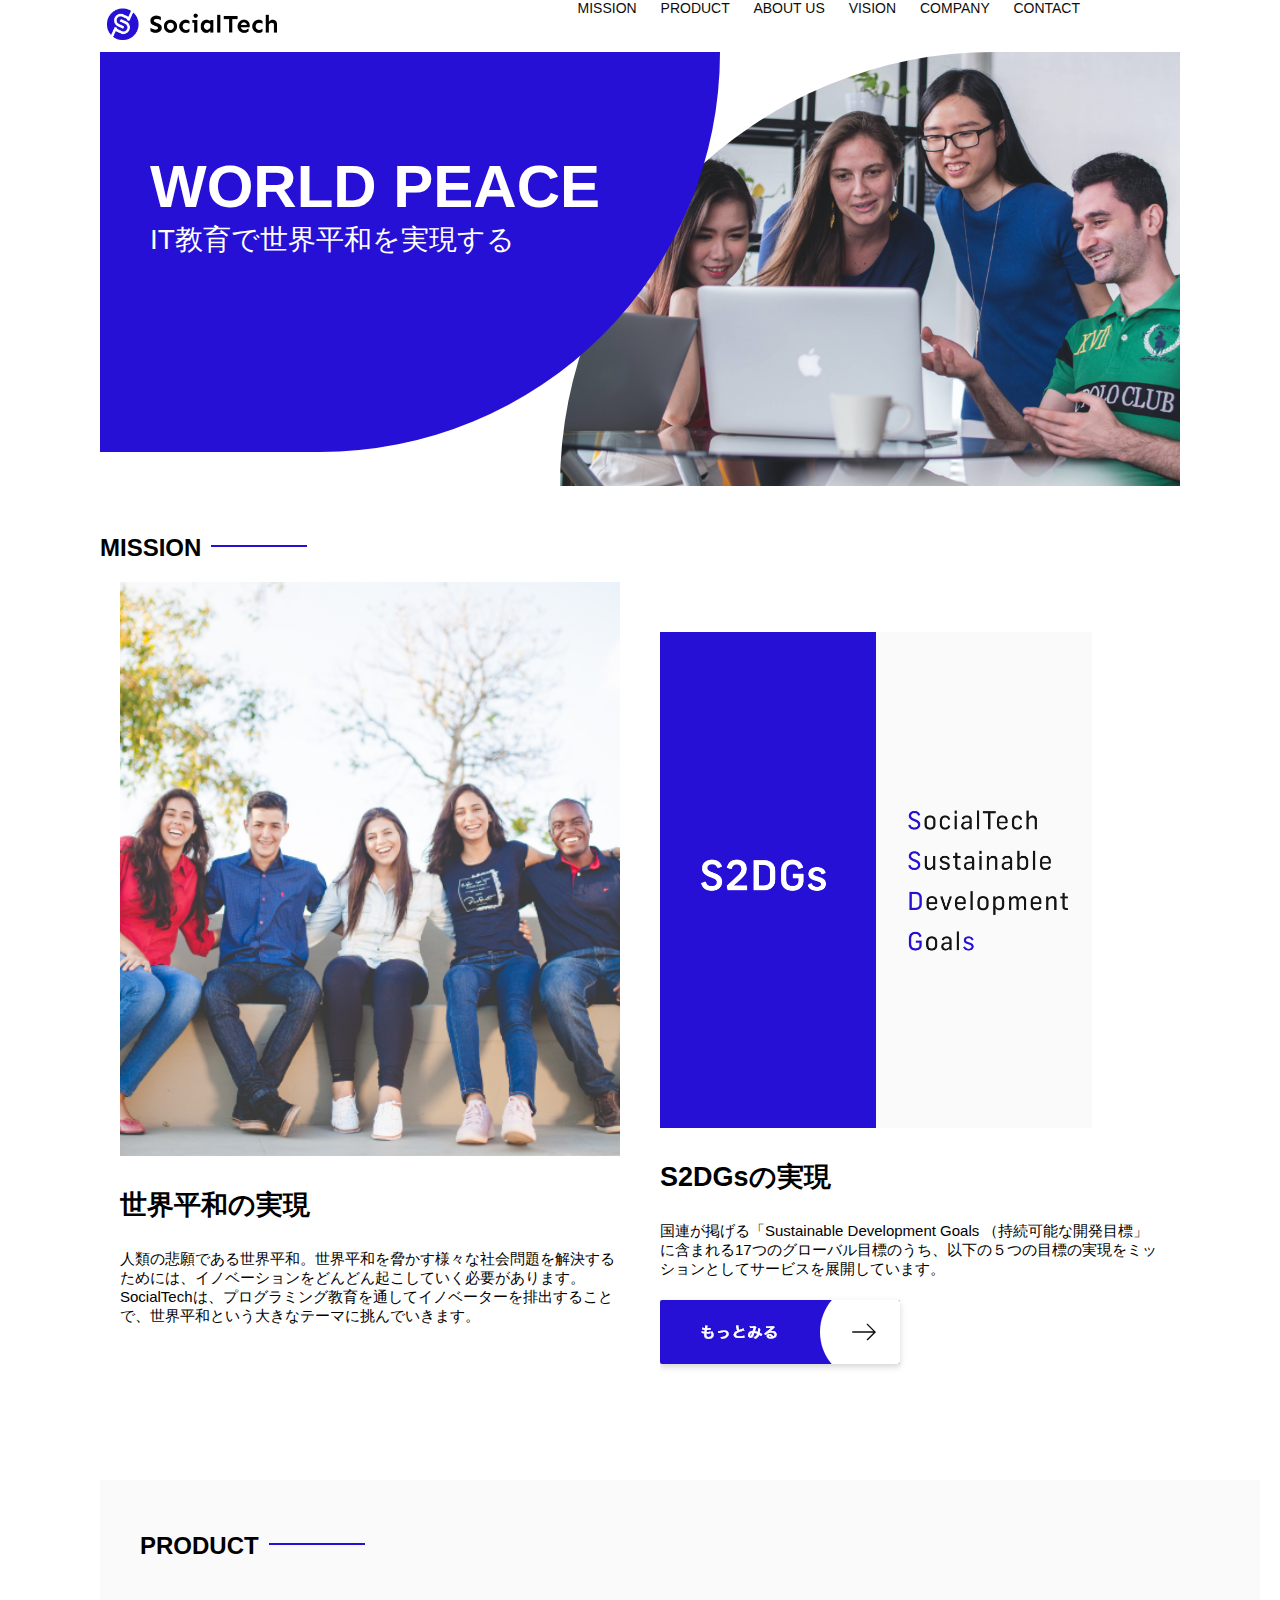
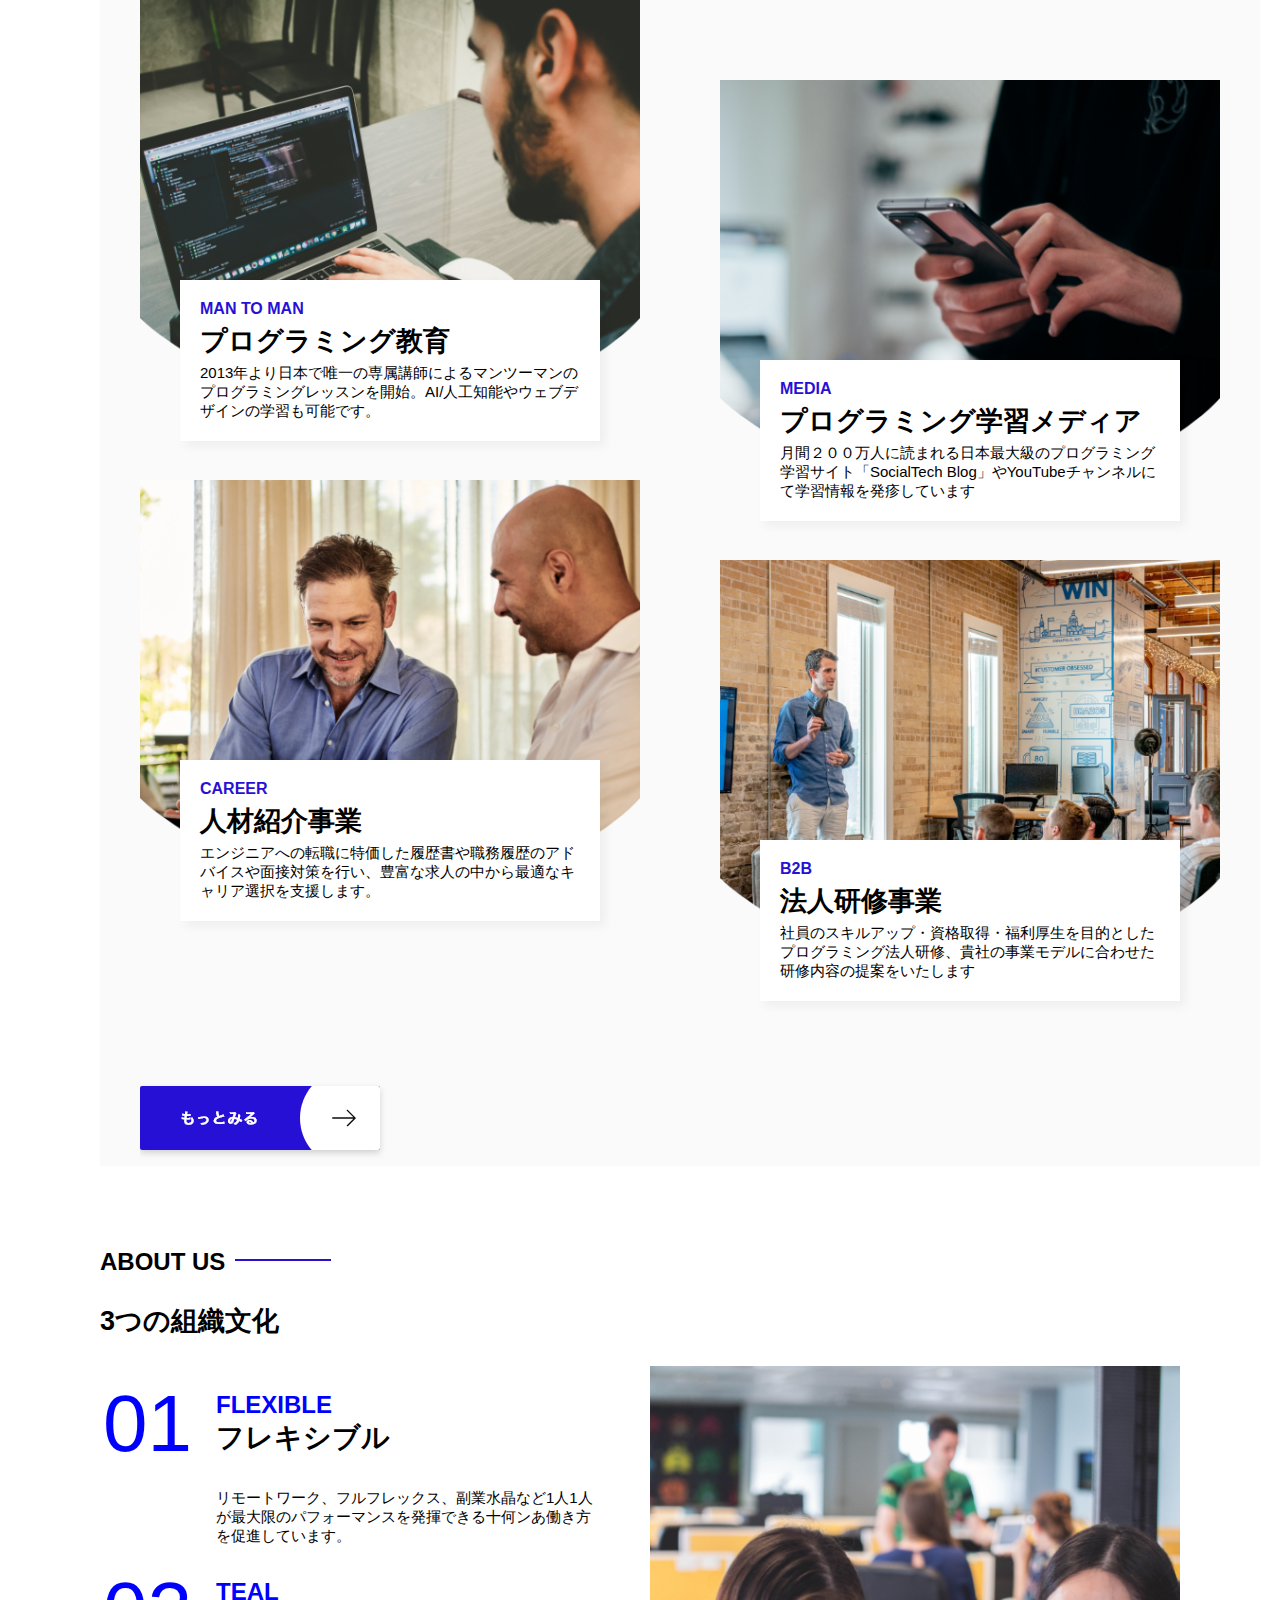
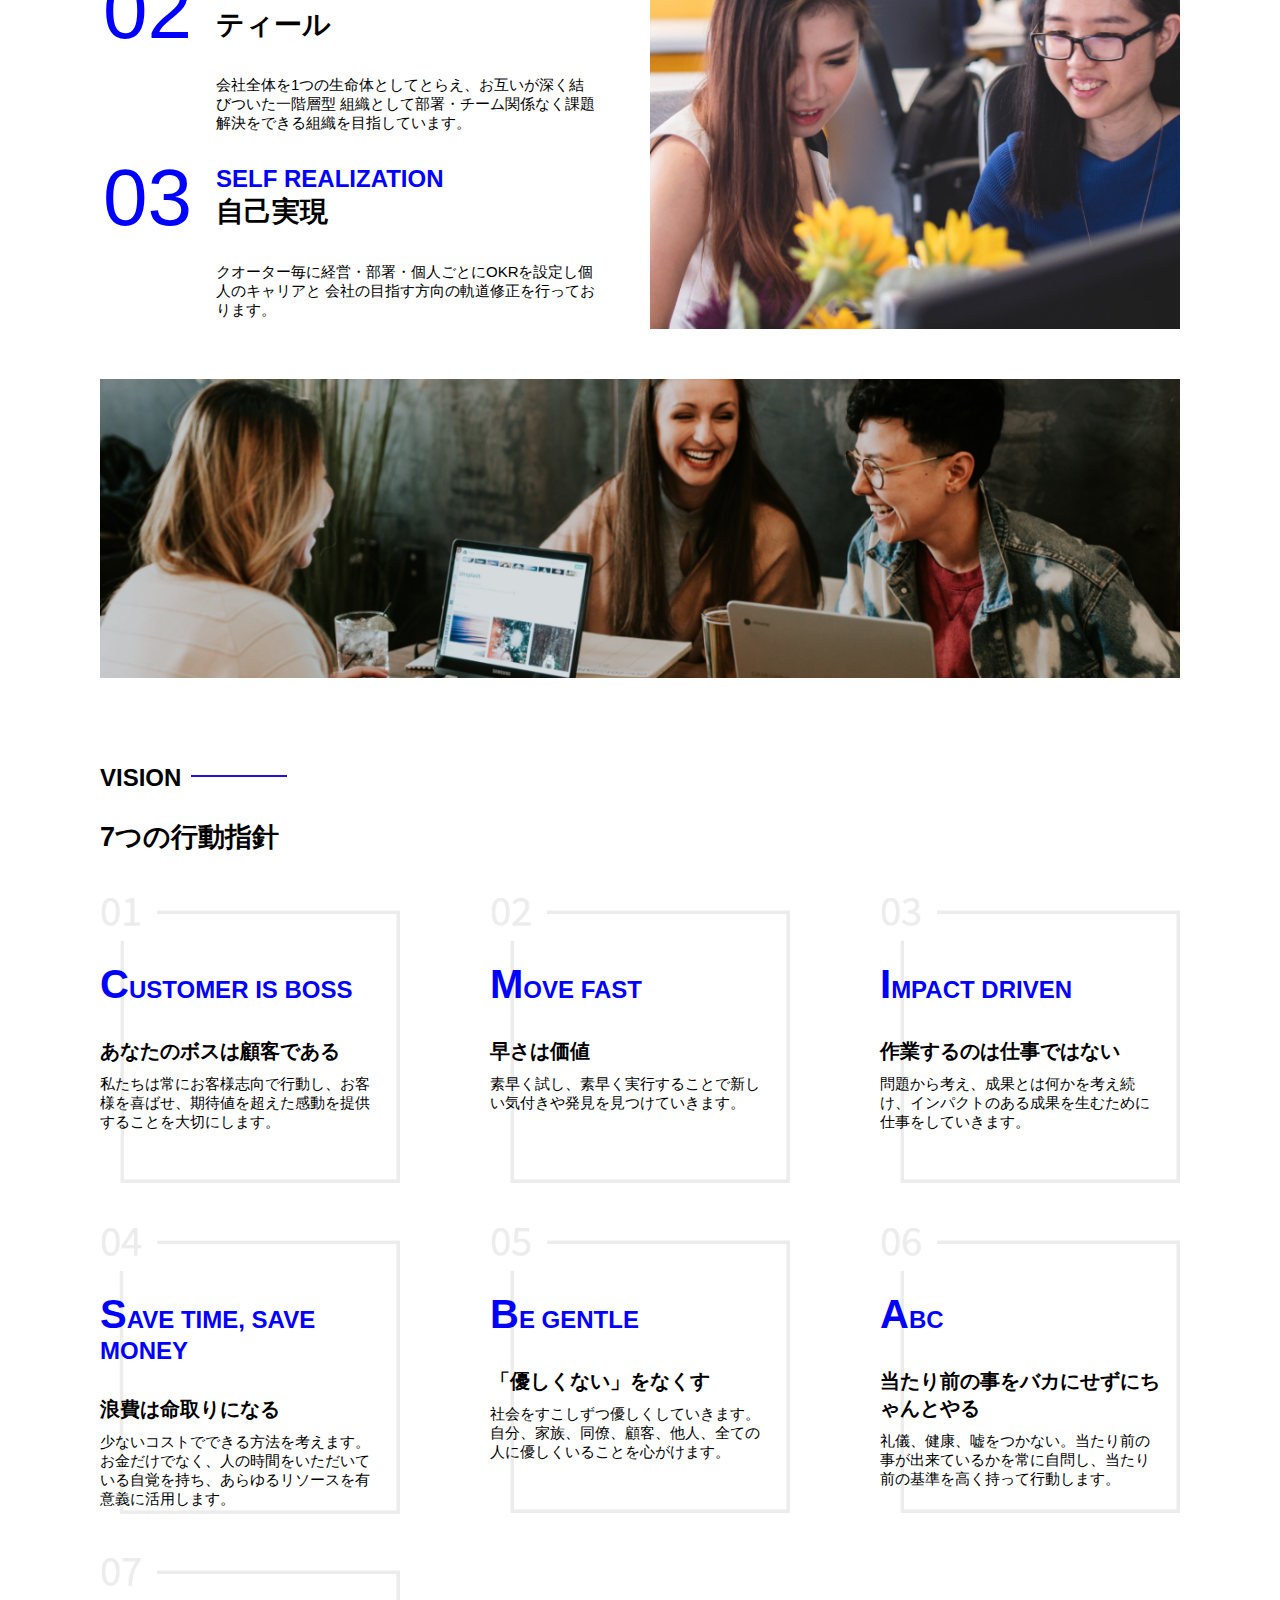
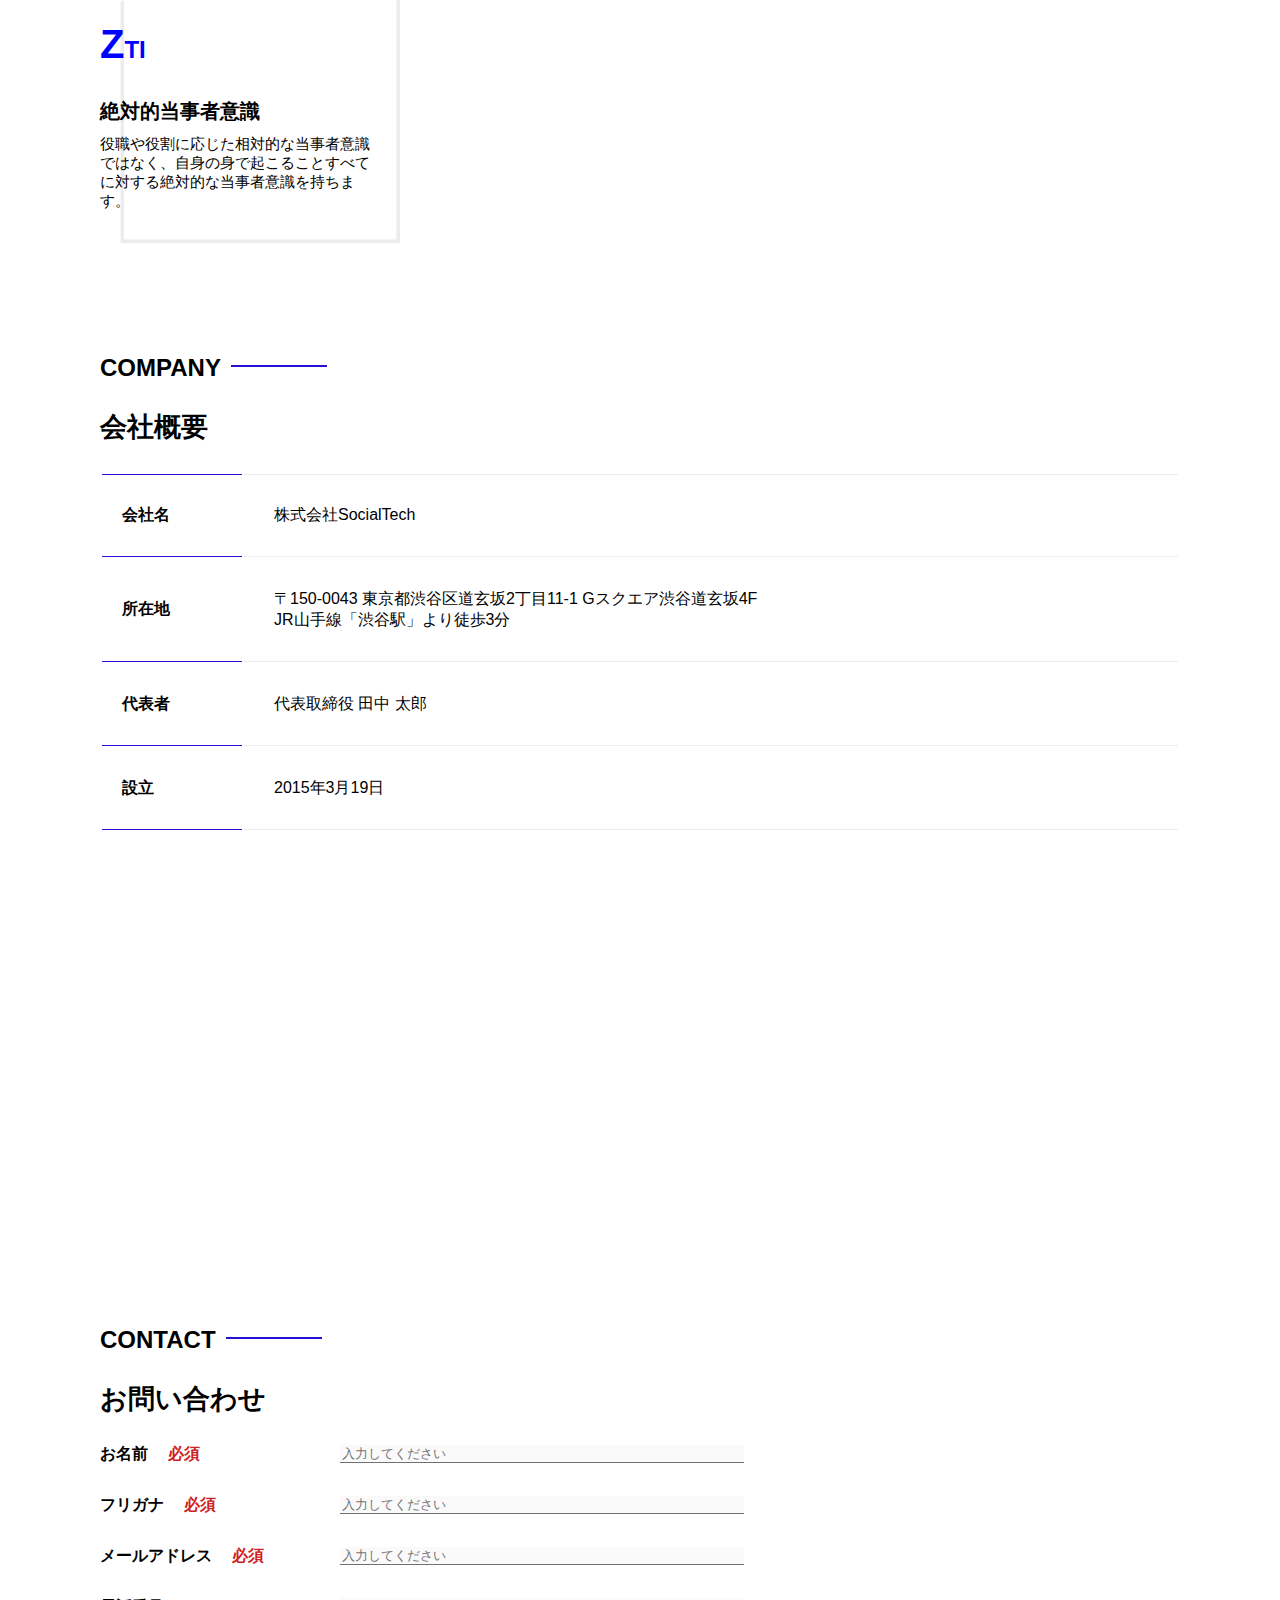
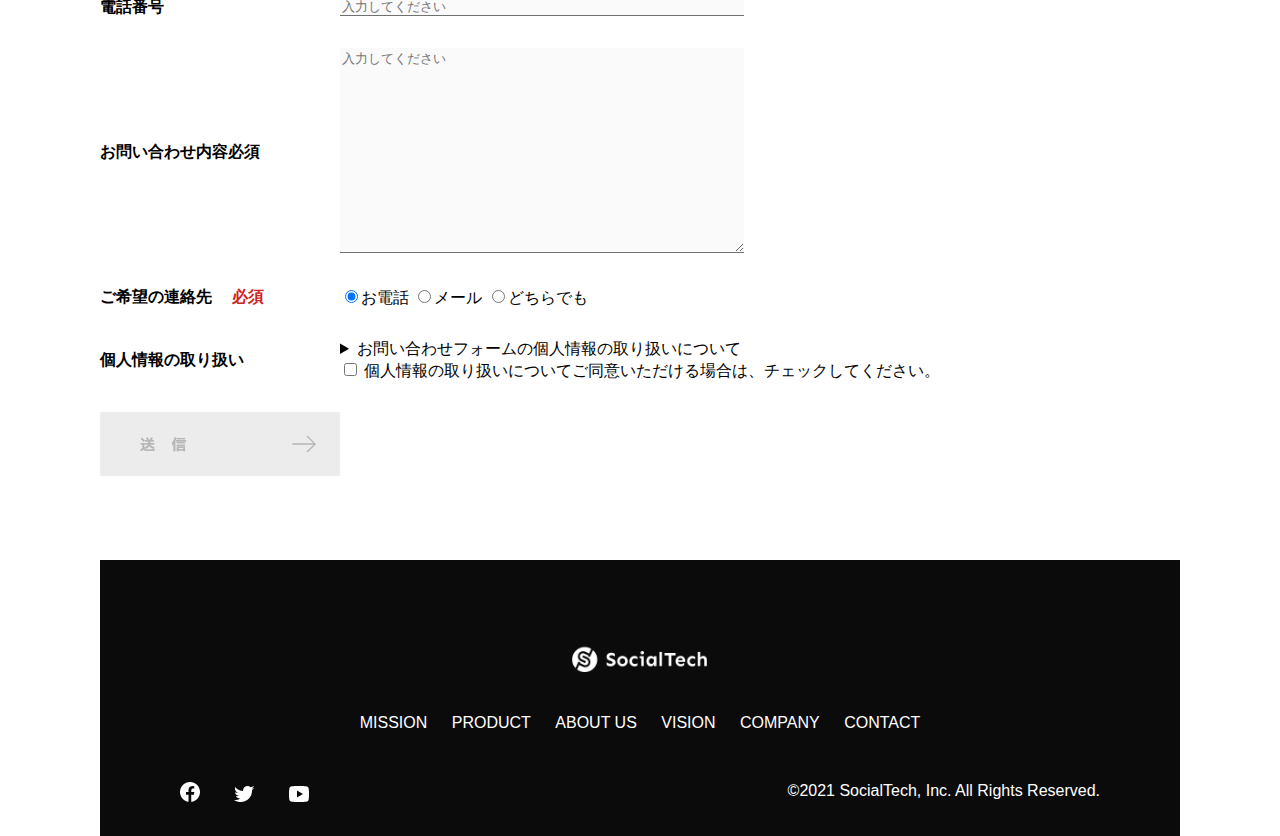
<file: index.html>
<!DOCTYPE html>
<html>
  <head>
    <title>SocialTech</title>
    <meta charset="utf-8">
    <meta name="description" content="SocialTechはEdTech業界のリーディングカンパニーを目指します。">
    <meta name="viewport" content="width=device-width, initial-scale=1.0">
    <meta name="twitter:card" content="summary_large_image"/>
    <meta name="twitter:site" content="@fI1221SILzfbaog"/>
    <meta property="og:url" content="https://shkbaystars.github.io/socialtech/">
    <meta poperty="og:title" content="インデックス"/>
    <meta property="og:decription" content="説明文"/>
    <meta property="og:image" content="https://shkbaystars.github.io/socialtech/images/Logo.png"/>
    <link rel="stylesheet" href="style.css">
  </head>
  <body>
    <header>
      <a href="index.html" id="logo"><img src="images/logo.png" alt="トップページに戻る"></a>
      <nav id="nav-pc">
        <a href="mission.html">MISSION</a>
        <a href="product.html">PRODUCT</a>
        <a href="index.html#aboutus">ABOUT US</a>
        <a href="index.html#vision">VISION</a>
        <a href="index.html#company">COMPANY</a>
        <a href="index.html#contact">CONTACT</a>
      </nav>
      <!-- PC用ナビゲーション -->
      <img id="menu-sp" src="images/button-menu.png" alt="ナビゲーションを開く" onclick="document.getElementById('nav-sp').style.display = 'block'">

      <!-- スマホ用ナビゲーション -->
      <nav id="nav-sp">
        <img id="close" src="images/button-close.png" alt="ナビゲーションを閉じる" onclick="document.getElementById('nav-sp').style.display = 'none'">
        <a id="logo-sp" href="index.html" onclick="document.getElementById('nav-sp').style.display = 'none'"><img
          src="images/logo-sp.png" alt="トップページに戻る"></a>
      <a class="menu" href="mission.html" onclick="document.getElementById('nav-sp').style.display = 'none'">MISSION</a>
      <a class="menu" href="product.html" onclick="document.getElementById('nav-sp').style.display = 'none'">PRODUCT</a>
      <a class="menu" href="index.html#aboutus" onclick="document.getElementById('nav-sp').style.display = 'none'">ABOUT
        US</a>
      <a class="menu" href="index.html#vision"
        onclick="document.getElementById('nav-sp').style.display = 'none'">VISION</a>
      <a class="menu" href="index.html#company"
        onclick="document.getElementById('nav-sp').style.display = 'none'">COMPANY</a>
      <a class="menu" href="index.html#contact"
        onclick="document.getElementById('nav-sp').style.display = 'none'">CONTACT</a>
      <div id="sns">
        <a href="https://www.facebook.com/sejuku2013"><img src="images/button-facebook.png" alt="Facebookのリンク"></a>
        <a href="https://twitter.com/samuraijuku"><img src="images/button-twitter.png" alt="Twitterのリンク"></a>
        <a href="https://www.youtube.com/channel/UCCFOQO5aDK0xXam4cUQXT8g"><img src="images/button-youtube.png" alt="YouTubeのリンク"></a>
      </div>
      </nav>
    </header>
    <main>
      <article>
        <!-- メインビジュアル -->
        <section id="main-visual">
          <div id="main-message">
            <h1>WORLD PEACE</h1>
            <p>IT教育で世界平和を実現する</p>
          </div>
          <img src="images/index/index-main.png" alt="PCの周りに集まる多国籍の仲間たち">
        </section>
        <section id="mission">
          <h2 class="index-h2">MISSION</h2>
          <div id="mission-flex">
            <div>
              <img id="mission-photo" src="images/index/index-mission.png" alt="屋外のベンチで写真を撮影する多国籍の仲間たち">
              <h3>世界平和の実現</h3>
              <p>
                人類の悲願である世界平和。世界平和を脅かす様々な社会問題を解決するためには、イノベーションをどんどん起こしていく必要があります。SocialTechは、プログラミング教育を通してイノベーターを排出することで、世界平和という大きなテーマに挑んでいきます。
              </p>
            </div>
            <div>
              <img id="s2dgs" src="images/index/s2dgs.png" alt="S2DGs">
              <h3>S2DGsの実現</h3>
              <p>国連が掲げる「Sustainable Development Goals （持続可能な開発目標」に含まれる17つのグローバル目標のうち、以下の５つの目標の実現をミッションとしてサービスを展開しています。</p>
              <a href="mission.html">
                <img src="images/button-more.png" alt="もっとみる">
              </a>
            </div>
          </div>
        </section>

        <section id="product">
          <h2 class="index-h2">PRODUCT</h2>
          <div>
            <div id="product-left">
              <div>
                <img src="images/index/index-mantoman.png" alt="PCでコードを書く男性" class="product-photo">
                <div class="product-explain">
                  <span>MAN TO MAN</span>
                  <h3>プログラミング教育</h3>
                  <p>2013年より日本で唯一の専属講師によるマンツーマンのプログラミングレッスンを開始。AI/人工知能やウェブデザインの学習も可能です。</p>
                </div>
              </div>
              <div>
                <img class="product-photo" src="images/index/index-career.png" alt="笑顔で話し合う２人の男性">
                <div class="product-explain">
                  <span>CAREER</span>
                  <h3>人材紹介事業</h3>
                  <p>エンジニアへの転職に特価した履歴書や職務履歴のアドバイスや面接対策を行い、豊富な求人の中から最適なキャリア選択を支援します。</p>
                </div>
              </div>
            </div>
            <div id="product-right">
              <div>
                <img class="product-photo" src="images/index/index-media.png" alt="スマートフォンを操作する人">
                <div class="product-explain">
                  <span>MEDIA</span>
                  <h3>プログラミング学習メディア</h3>
                  <p>月間２００万人に読まれる日本最大級のプログラミング学習サイト「SocialTech Blog」やYouTubeチャンネルにて学習情報を発疹しています</p>
                </div>
              </div>
              <div>
                <img class="product-photo" src="images/index/index-b2b.png" alt="講義中の男性とそれを聞く人">
                <div class="product-explain">
                  <span>B2B</span>
                  <h3>法人研修事業</h3>
                  <p>社員のスキルアップ・資格取得・福利厚生を目的としたプログラミング法人研修、貴社の事業モデルに合わせた研修内容の提案をいたします</p>
                </div>
              </div>
            </div>
          </div>
          <div>
            <a id="product-more" href="product.html">
              <img src="images/button-more.png" alt="もっとみる">
            </a>
          </div>
        </section>

        <!-- ABOUT US -->
        <section id="aboutus">
          <h2 class="index-h2">ABOUT US</h2>
          <h3>3つの組織文化</h3>
          <div>
            <table class="culture-table">
              <tr>
                <td>
                  <span class="culture-num">01</span>
                </td>
                <td>
                  <span class="culture-en">FLEXIBLE</span>
                  <span class="culture-jp">フレキシブル</span>
                </td>
              </tr>
              <tr>
                <td>
                  <!-- 空のセル -->
                </td>
                <td>
                  <p class="culture-description">
                    リモートワーク、フルフレックス、副業水晶など1人1人が最大限のパフォーマンスを発揮できる十何ンあ働き方を促進しています。
                  </p>
                </td>
              </tr>
              <tr>
                <td>
                  <span class="culture-num">02</span>
                </td>
                <td>
                  <span class="culture-en">TEAL</span>
                  <span class="culture-jp">ティール</span>
                </td>
              </tr>
              <tr>
                <td>
                  <!-- 空のセル -->
                </td>
                <td>
                  <p class="culture-description">
                    会社全体を1つの生命体としてとらえ、お互いが深く結びついた一階層型
                    組織として部署・チーム関係なく課題解決をできる組織を目指しています。
                  </p>
                </td>
              </tr>
              <tr>
                <td>
                  <span class="culture-num">03</span>
                </td>
                <td>
                  <span class="culture-en">SELF REALIZATION</span>
                  <span class="culture-jp">自己実現</span>
                </td>
              </tr>
              <tr>
                <td>
                  <!-- 空のセル -->
                </td>
                <td>
                  <p class="culture-description">
                    クオーター毎に経営・部署・個人ごとにOKRを設定し個人のキャリアと
                    会社の目指す方向の軌道修正を行っております。
                  </p>
                </td>
              </tr>
            </table>
            <img class="culture-img" src="images/index/index-aboutus1.png" alt="笑顔で話し合う2人の女性">
          </div>
          <img class="culture-img2" src="images/index/index-aboutus2.png" alt="笑顔で話し合う3人の男女">
        </section>
        <section id="vision">
          <h2 class="index-h2">VISION</h2>
          <h3>7つの行動指針</h3>
          <div>
            <div class="vision-box">
              <img src="images/index/vision-01.png" alt="01">
              <span>
                <h4>CUSTOMER IS BOSS</h4>
                <h5>あなたのボスは顧客である</h5>
                <p>私たちは常にお客様志向で行動し、お客様を喜ばせ、期待値を超えた感動を提供することを大切にします。</p>
              </span>
            </div>
           <div class="vision-box">
            <img src="images/index/vision-02.png" alt="02">
            <span>
              <h4>MOVE FAST</h4>
              <h5>早さは価値</h5>
              <p>素早く試し、素早く実行することで新しい気付きや発見を見つけていきます。</p>
            </span>
          </div>
          <div class="vision-box">
            <img src="images/index/vision-03.png" alt="03">
            <span>
              <h4>IMPACT DRIVEN</h4>
              <h5>作業するのは仕事ではない</h5>
              <p>問題から考え、成果とは何かを考え続け、インパクトのある成果を生むために仕事をしていきます。</p>
            </span>
          </div>
          <div class="vision-box">
            <img src="images/index//vision-04.png" alt="04">
            <span>
              <h4>SAVE TIME, SAVE MONEY</h4>
              <h5>浪費は命取りになる</h5>
              <p>少ないコストでできる方法を考えます。お金だけでなく、人の時間をいただいている自覚を持ち、あらゆるリソースを有意義に活用します。</p>
            </span>
          </div>
          <div class="vision-box">
            <img src="images/index/vision-05.png" alt="05">
            <span>
              <h4>BE GENTLE</h4>
              <h5>「優しくない」をなくす</h5>
              <p>社会をすこしずつ優しくしていきます。自分、家族、同僚、顧客、他人、全ての人に優しくいることを心がけます。</p>
            </span>
          </div>
          <div class="vision-box">
            <img src="images/index/vision-06.png" alt="06">
            <span>
              <h4>ABC</h4>
              <h5>当たり前の事をバカにせずにちゃんとやる</h5>
              <p>礼儀、健康、嘘をつかない。当たり前の事が出来ているかを常に自問し、当たり前の基準を高く持って行動します。</p>
            </span>
          </div>
          <div class="vision-box">
            <img src="images/index/vision-07.png" alt="07">
            <span>
              <h4>ZTI</h4>
              <h5>絶対的当事者意識</h5>
              <p>役職や役割に応じた相対的な当事者意識ではなく、自身の身で起こることすべてに対する絶対的な当事者意識を持ちます。</p>
            </span>
          </div>
          </div>
        </section>

        <!-- COMPANY -->
        <section id="company">
          <h2 class="index-h2">COMPANY</h2>
          <h3>会社概要</h3>
          <table id="company-table">
            <tr>
              <th class="tableheader-first">会社名</th>
              <td class="cell-first">株式会社SocialTech</td>
            </tr>
            <tr>
              <th class="tableheader">所在地</th>
              <td class="cell">〒150-0043 東京都渋谷区道玄坂2丁目11-1 Gスクエア渋谷道玄坂4F<br>JR山手線「渋谷駅」より徒歩3分</td>
            </tr>
            <tr>
              <th class="tableheader">代表者</th>
              <td class="cell">代表取締役 田中 太郎</td>
            </tr>
            <tr>
              <th class="tableheader">設立</th>
              <td class="cell">2015年3月19日</td>
            </tr>
          </table>
          <iframe
            src="https://www.google.com/maps/embed?pb=!1m18!1m12!1m3!1d3241.7759544892483!2d139.69399665123464!3d35.65789123876098!2m3!1f0!2f0!3f0!3m2!1i1024!2i768!4f13.1!3m3!1m2!1s0x60188caa0042e8d1%3A0xba130bea826a7aa2!2z44CSMTUwLTAwNDMg5p2x5Lqs6YO95riL6LC35Yy66YGT546E5Z2C77yS5LiB55uu77yR77yR4oiS77yR!5e0!3m2!1sja!2sjp!4v1636872991912!5m2!1sja!2sjp"
            style="border:0;" allowfullscreen="" loading="lazy">
          </iframe>
        </section>

        <!-- お問い合わせフォーム -->
        <section id="contact">
          <h2 class="index-h2">CONTACT</h2>
          <h3>お問い合わせ</h3>
          <form action="https://api.staticforms.xyz/submit" method="post">
            <input type="text" name="honeypot" style="display:none">
            <input type="hidden" name="accessKey" value="5fd14eda-ef9c-4651-8c1a-f674765d36c9">
            <input type="hidden" name="subject" value="お問い合わせフォーム" />
            <input type="hidden" name="replyTo" value="shkbaystars@yahoo.co.jp">
            <input type="hidden" name="redirectTo" value="">
            <div>
              <div class="contact-heading">
                <label class="contact-label">お名前<span class="contact-span">必須</span></label>
              </div>
              <div class="contact-form">
                <input type="text" name="name" placeholder="入力してください" class="contact-textbox">
              </div>
            </div>
            <div>
              <div class="contact-heading">
                <label class="contact-label">フリガナ<span class="contact-span">必須</span></label>
              </div>
              <div>
                <input type="text" name="hurigana" placeholder="入力してください" class="contact-textbox">
              </div>
            </div>
            <div>
              <div class="contact-heading">
                <label class="contact-label">メールアドレス<span class="contact-span">必須</span></label>
              </div>
              <div>
                <input type="text" name="email" placeholder="入力してください" class="contact-textbox">
              </div>
            </div>
            <div>
              <div class="contact-heading">
                <label class="contact-label">電話番号</label>
              </div>
              <div>
                <input type="text" name="tel" placeholder="入力してください" class="contact-textbox">
              </div>
            </div>
            <div>
              <div class="contact-heading">
                <label class="contact-label">お問い合わせ内容<span class1="contact-span">必須</span></label>
              </div>
              <div>
                <textarea class="contact-textarea" placeholder="入力してください" name="message"></textarea>
              </div>
            </div>
            <div>
              <div class="contact-heading">
                <label class="contact-label">ご希望の連絡先<span class="contact-span">必須</span></label>
              </div>
              <div>
                <input class="radiobutton" type="radio" value="tel" name="contact" checked><label>お電話</label>
                <input class="radiobutton" type="radio" value="mail" name="contact"><label>メール</label>
                <input class="radiobutton" type="radio" value="both" name="contact"><label>どちらでも</label>
              </div>
            </div>
            <div>
              <div class="contact-heading">
                <label class="contact-label">個人情報の取り扱い</label>
              </div>
              <div>
                <details>
                  <summary>お問い合わせフォームの個人情報の取り扱いについて</summary>
                  <div>
                    <span>１．組織の名称又は氏名</span><br>
                    株式会社SocialTech<br><br>
                    <span>２．個人情報保護管理者（若しくはその代理人）の氏名又は職名、所属及び連絡先
                      鈴木 一郎 コーポレート部</span><br>
                    メールアドレス：support@socialtech.net<br>
                    TEL：03-xxxx-xxxx<br>
                    <span>３．個人情報の利用目的</span><br>
                    ・本サービス及び本サービスに関連する情報の提供又はそれらに関する連絡のため<br>
                    ・ユーザーの本人確認のため<br>
                    ・当社サービスのご案内のため<br>
                    ・当社の商品等の広告または宣伝（電子メールによるものを含むものとします。）<br><br>
                    <span>４．個人情報の取り扱い業務の委託</span><br>
                    個人情報の取扱業務の全部または一部を外部に業務委託する場合があります。<br>
                    その際、弊社は、個人情報を適切に保護できる管理体制を敷き実行していることを条件として<br>
                    委託先を厳選したうえで、機密保持契約を委託先と締結し、お客様の個人情報を厳密に管理させます。<br><br>
                    <span>５．個人情報の開示等の請求</span><br>
                    お客様は、弊社に対してご自身の個人情報の開示等（利用目的の通知、開示、内容の訂正・追加・削除、利用の停止または消去、第三者への提供の停止）に関して、当社問合わせ窓口に申し出ることができます。<br>
                    その際、弊社はお客様ご本人を確認させていただいたうえで、合理的な期間内に対応いたします。<br><br>
                    なお、個人情報に関する弊社問合わせ先は、次の通りです。<br><br>
                    株式会社SocialTech　個人情報問合せ窓口<br>
                    〒150-0043　東京都渋谷区道玄坂2丁目11-1 Ｇスクエア渋谷道玄坂 4F<br>
                    メールアドレス：support@socialtech.net　TEL：03-xxxx-xxxx<br><br>
                    <span>６．個人情報を提供されることの任意性について</span><br><br>
                    お客様がご自身の個人情報を弊社に提供されるか否かは、お客様のご判断によりますが、もしご提供されない場合には、適切なサービスが提供できない場合がありますので予めご了承ください。
                  </div>
                </details>
                <input type="checkbox" name="agree">
                <span>個人情報の取り扱いについてご同意いただける場合は、チェックしてください。</span>
              </div>
            </div>
            <input type="image" value="Submit" src="images/button-submit.png" alt="送信する">
          </form>
        </section>
      </article>
    </main>
    <footer>
      <div id="footer-logo">
        <img src="images/logo-sp.png" alt="SocialTech">
      </div>
      <div id="footer-link">
        <a href="mission.html">MISSION</a>
        <a href="product.html">PRODUCT</a>
        <a href="index.html#aboutus">ABOUT US</a>
        <a href="index.html#vision">VISION</a>
        <a href="index.html#company">COMPANY</a>
        <a href="index.html#contact">CONTACT</a>
      </div>
      <div id="sns-footer">
        <a href="https://www.facebook.com/sejuku2013"><img src="images/button-facebook.png" alt="Facebookのリンク"></a>
        <a href="https://twitter.com/samuraijuku"><img src="images/button-twitter.png" alt="Twitterのリンク"></a>
        <a href="https://www.youtube.com/channel/UCCFOQO5aDK0xXam4cUQXT8g"><img src="images/button-youtube.png" alt="YouTubeのリンク"></a>
        <span id="copyright">&copy;2021 SocialTech, Inc. All Rights Reserved.</span>
      </div>
    </footer>
  </body>
</html>
</file>
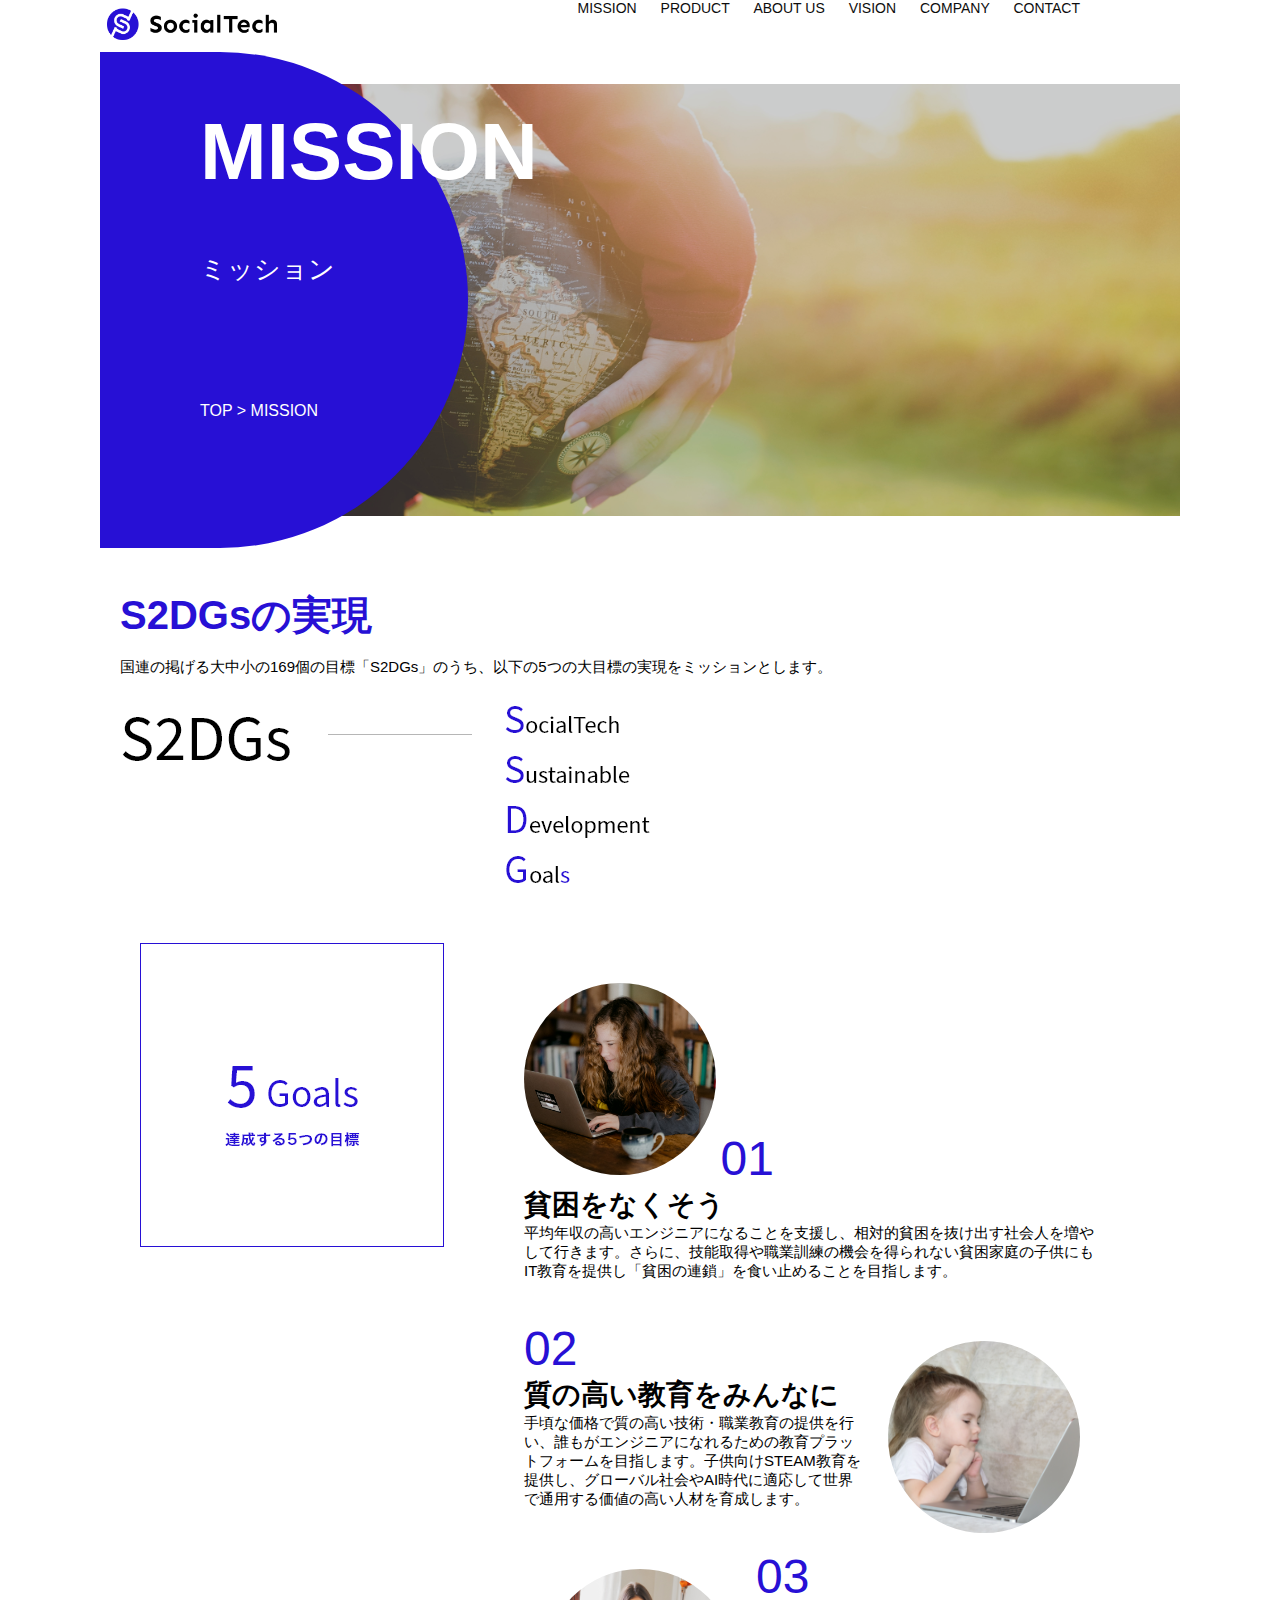
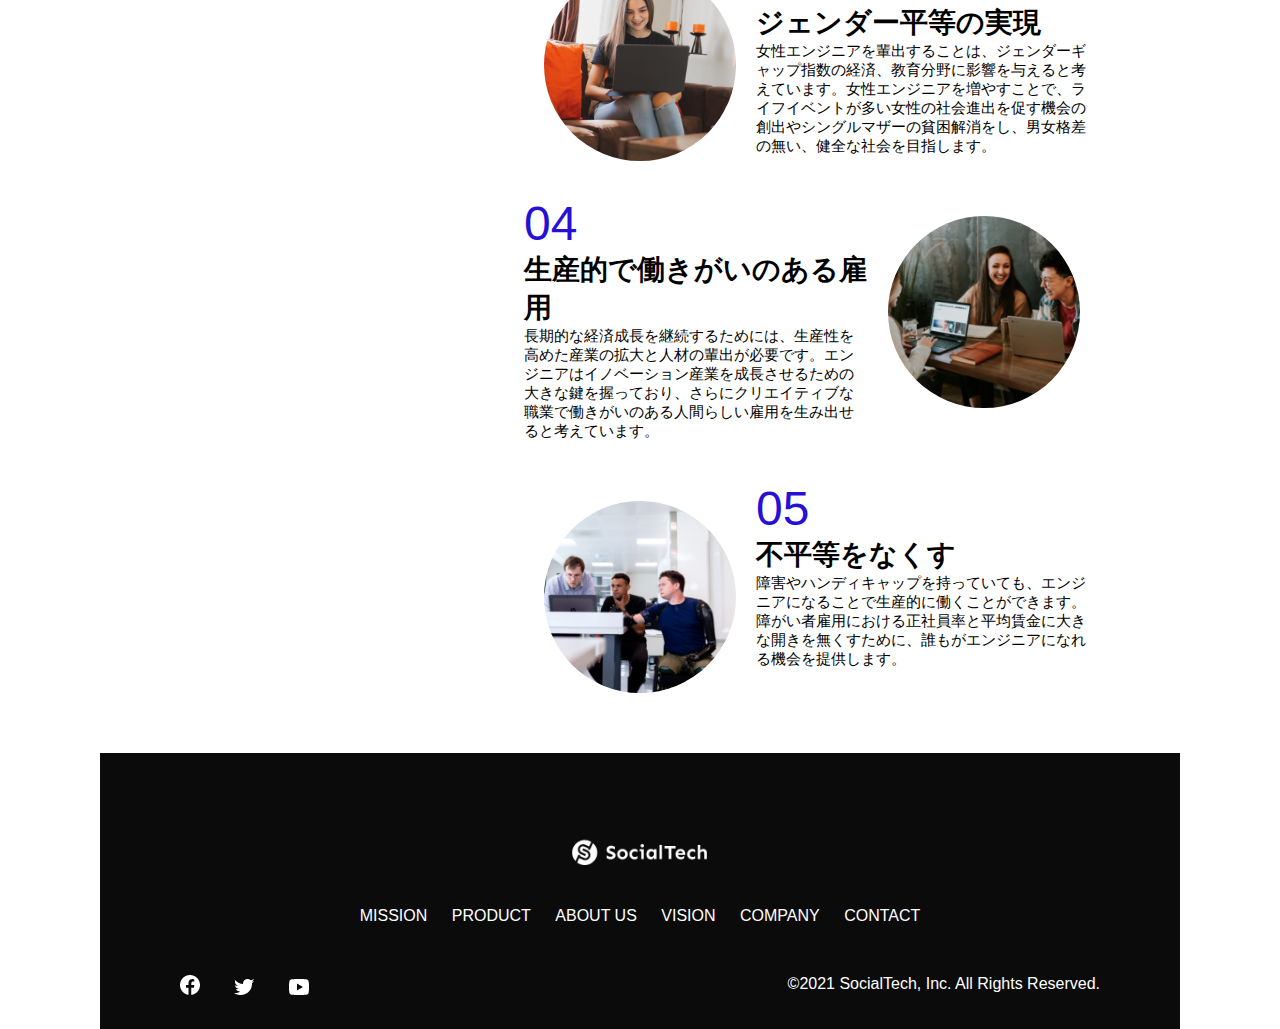
<file: mission.html>
<!DOCTYPE html>
<html>
  <head>
    <title>SocialTech - MISSION ミッション -</title>
    <meta charset="utf-8">
    <meta name="description" content="SocialTechが目指す5つの目標(S2DGs)を紹介します">
    <meta name="viewport" content="width=device-width, initial-scale=1.0">
    <link rel="stylesheet" href="style.css">
  </head>

  <body>
    <!-- ヘッダー -->
    <header>
      <!-- ロゴ -->
      <a href="index.html" id="logo"><img src="images/logo.png" alt="トップページに戻る"></a>

      <!-- PC用ナビゲーション -->
      <nav id="nav-pc">
        <a href="mission.html">MISSION</a>
        <a href="product.html">PRODUCT</a>
        <a href="index.html#aboutus">ABOUT US</a>
        <a href="index.html#vision">VISION</a>
        <a href="index.html#company">COMPANY</a>
        <a href="index.html#contact">CONTACT</a>
      </nav>

      <!--　スマホ用メニューボタン -->
      <img id="menu-sp" src="images/button-menu.png" alt="ナビゲーションを開く" onclick="document.getElementById('nav-sp').style.display = 'block'">

      <!-- スマホ用ナビゲーション -->
      <nav id="nav-sp">
        <img id="close" src="images/button-close.png" alt="ナビゲーションを閉じる" onclick="document.getElementById('nav-sp').style.display = 'none'">
        <a id="logo-sp" href="index.html" onclick="document.getElementById('nav-sp').style.display = 'none'"><img
            src="images/logo-sp.png" alt="トップページに戻る"></a>
        <a class="menu" href="mission.html" onclick="document.getElementById('nav-sp').style.display = 'none'">MISSION</a>
        <a class="menu" href="product.html" onclick="document.getElementById('nav-sp').style.display = 'none'">PRODUCT</a>
        <a class="menu" href="index.html#aboutus" onclick="document.getElementById('nav-sp').style.display = 'none'">ABOUT
          US</a>
        <a class="menu" href="index.html#vision"
          onclick="document.getElementById('nav-sp').style.display = 'none'">VISION</a>
        <a class="menu" href="index.html#company"
          onclick="document.getElementById('nav-sp').style.display = 'none'">COMPANY</a>
        <a class="menu" href="index.html#contact"
          onclick="document.getElementById('nav-sp').style.display = 'none'">CONTACT</a>
        <div id="sns">
          <a href="https://www.facebook.com/sejuku2013"><img src="images/button-facebook.png" alt="Facebookのリンク"></a>
          <a href="https://twitter.com/samuraijuku"><img src="images/button-twitter.png" alt="Twitterのリンク"></a>
          <a href="https://www.youtube.com/channel/UCCFOQO5aDK0xXam4cUQXT8g"><img src="images/button-youtube.png" alt="YouTubeのリンク"></a>
        </div>
      </nav>
    </header>
    <main>
      <article>
        <section id="mission-main">
          <div id="mission-title">
            <h1>MISSION</h1>
            <span>ミッション</span>
            <div>TOP > MISSION</div>
          </div>
        </section>
        <section id="mission-s2dgs">
          <h2 class="mission-h2">S2DGsの実現</h2>
          <p>国連の掲げる大中小の169個の目標「S2DGs」のうち、以下の5つの大目標の実現をミッションとします。</p>
          <img src="images/mission/mission-s2dgs.png" alt="S2DGs">
        </section>
        <section id="mission-5goals">
          <div>
            <img id="s2dgs-image" src="images/mission/mission-5goals.png" alt="5Goals">
          </div>
          <div>
            <div>
              <img class="fivefoals-image-left" src="images/mission/mission-5goals01.png" alt="PCを操作する女の子">
              <span class="fivegoals-number">01</span>
              <h3 class="fivegoals-h3">貧困をなくそう</h3>
              <p class="fivegoals-p">
                平均年収の高いエンジニアになることを支援し、相対的貧困を抜け出す社会人を増やして行きます。さらに、技能取得や職業訓練の機会を得られない貧困家庭の子供にもIT教育を提供し「貧困の連鎖」を食い止めることを目指します。
              </p>
            </div>
 
            <div>
              <img class="fivegoals-image-right" src="images/mission/mission-5goals02.png" alt="PCを見つめる小さい女の子">
              <span class="fivegoals-number">02</span>
              <h3 class="fivegoals-h3">質の高い教育をみんなに</h3>
              <p class="fivegoals-p">
                手頃な価格で質の高い技術・職業教育の提供を行い、誰もがエンジニアになれるための教育プラットフォームを目指します。子供向けSTEAM教育を提供し、グローバル社会やAI時代に適応して世界で通用する価値の高い人材を育成します。
              </p>
            </div>
    
            <div>
              <img class="fivegoals-image-left" src="images/mission/mission-5goals03.png" alt="PCを操作する女性">
              <span class="fivegoals-number">03</span>
              <h3 class="fivegoals-h3">ジェンダー平等の実現</h3>
              <p class="fivegoals-p">
                女性エンジニアを輩出することは、ジェンダーギャップ指数の経済、教育分野に影響を与えると考えています。女性エンジニアを増やすことで、ライフイベントが多い女性の社会進出を促す機会の創出やシングルマザーの貧困解消をし、男女格差の無い、健全な社会を目指します。
              </p>
            </div>
    
            <div>
              <img class="fivegoals-image-right" src="images/mission/mission-5goals04.png" alt="笑顔で話し合う3人の男女">
              <span class="fivegoals-number">04</span>
              <h3 class="fivegoals-h3">生産的で働きがいのある雇用</h3>
              <p class="fivegoals-p">
                長期的な経済成長を継続するためには、生産性を高めた産業の拡大と人材の輩出が必要です。エンジニアはイノベーション産業を成長させるための大きな鍵を握っており、さらにクリエイティブな職業で働きがいのある人間らしい雇用を生み出せると考えています。
              </p>
            </div>
    
            <div>
              <img class="fivegoals-image-left" src="images/mission/mission-5goals05.png" alt="障害を持つ男性が生き生きと働く様子">
              <span class="fivegoals-number">05</span>
              <h3 class="fivegoals-h3">不平等をなくす</h3>
              <p class="fivegoals-p">
                障害やハンディキャップを持っていても、エンジニアになることで生産的に働くことができます。障がい者雇用における正社員率と平均賃金に大きな開きを無くすために、誰もがエンジニアになれる機会を提供します。
              </p>
            </div>
          </div>
        </section>
      </article>
      <footer>
        <div id="footer-logo">
          <img src="images/logo-sp.png" alt="SocialTech">
        </div>
        <div id="footer-link">
          <a href="mission.html">MISSION</a>
          <a href="product.html">PRODUCT</a>
          <a href="index.html#aboutus">ABOUT US</a>
          <a href="index.html#vision">VISION</a>
          <a href="index.html#company">COMPANY</a>
          <a href="index.html#contact">CONTACT</a>
        </div>
        <div id="sns-footer">
          <a href="https://www.facebook.com/sejuku2013"><img src="images/button-facebook.png" alt="Facebookのリンク"></a>
          <a href="https://twitter.com/samuraijuku"><img src="images/button-twitter.png" alt="Twitterのリンク"></a>
          <a href="https://www.youtube.com/channel/UCCFOQO5aDK0xXam4cUQXT8g"><img src="images/button-youtube.png" alt="YouTubeのリンク"></a>
          <span id="copyright">&copy;2021 SocialTech, Inc. All Rights Reserved. </span>
        </div>
      </footer>
    </main>
  </body>
</html>
</file>
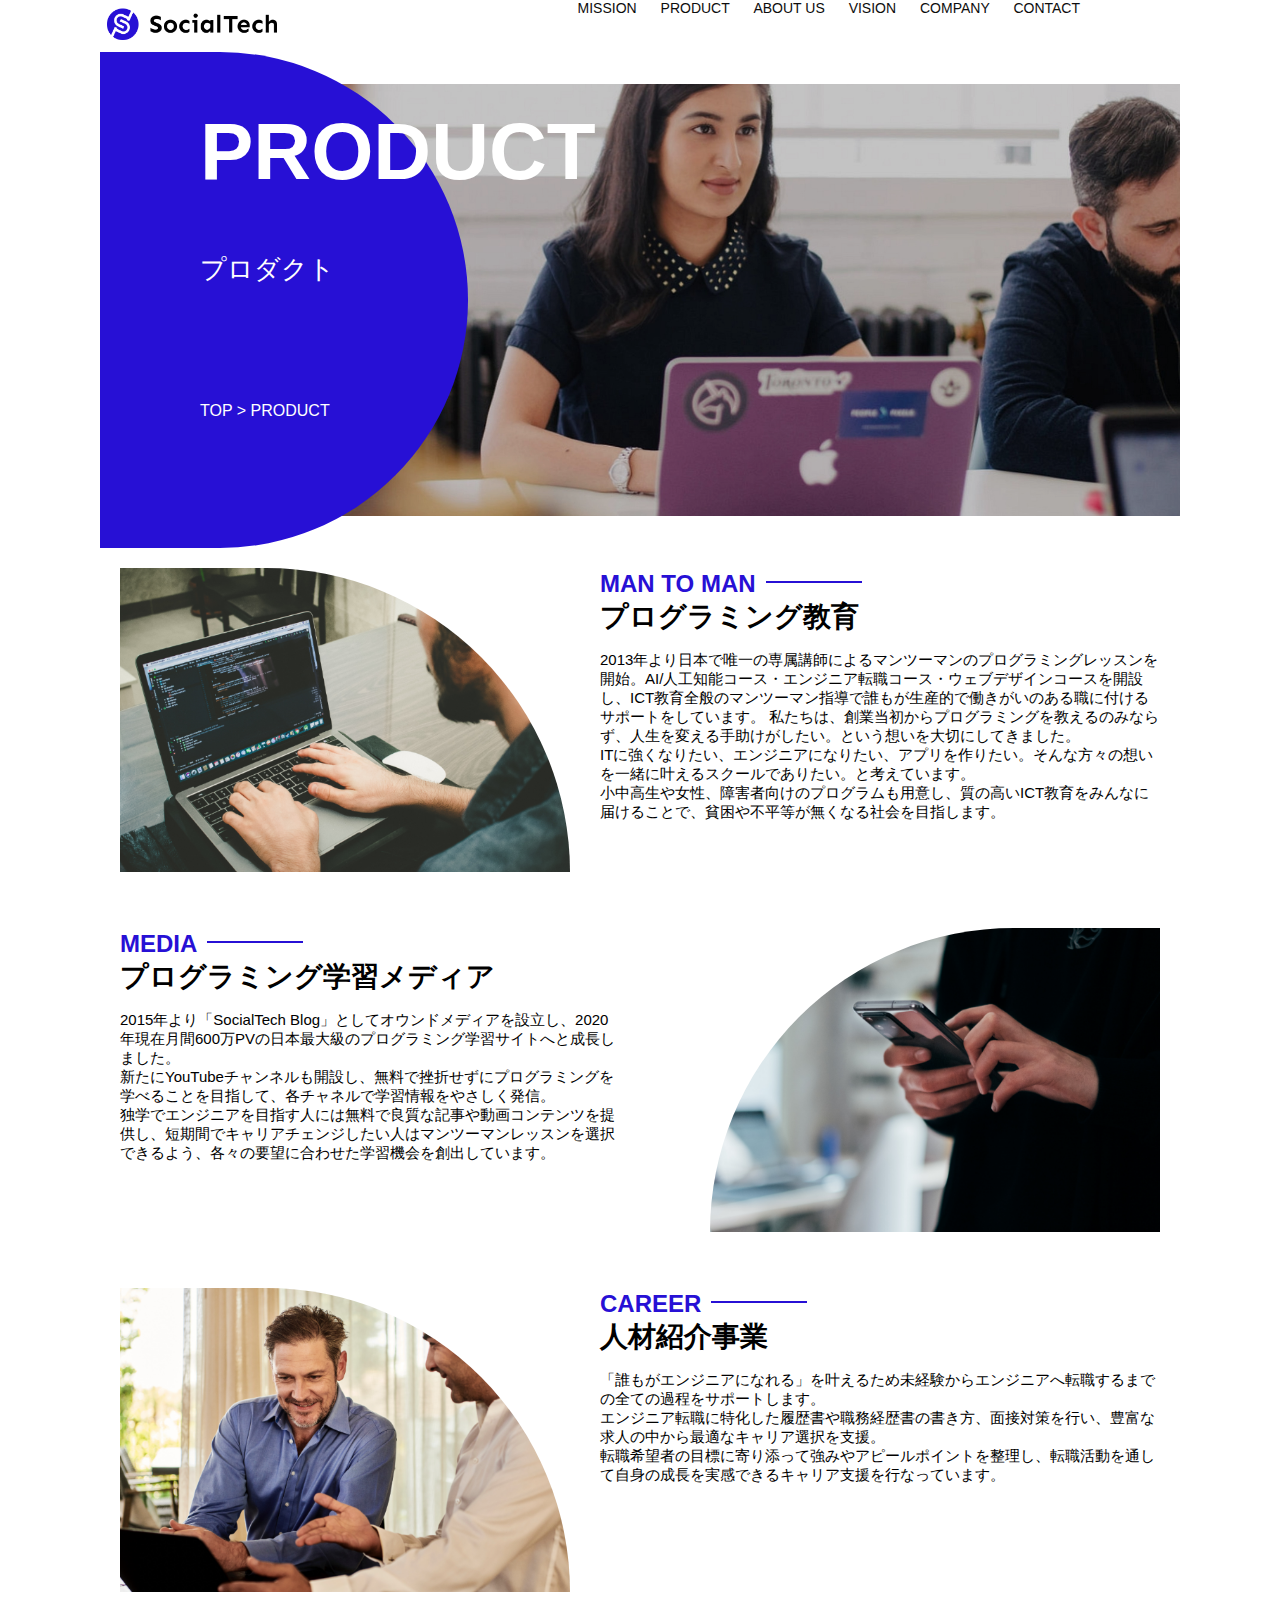
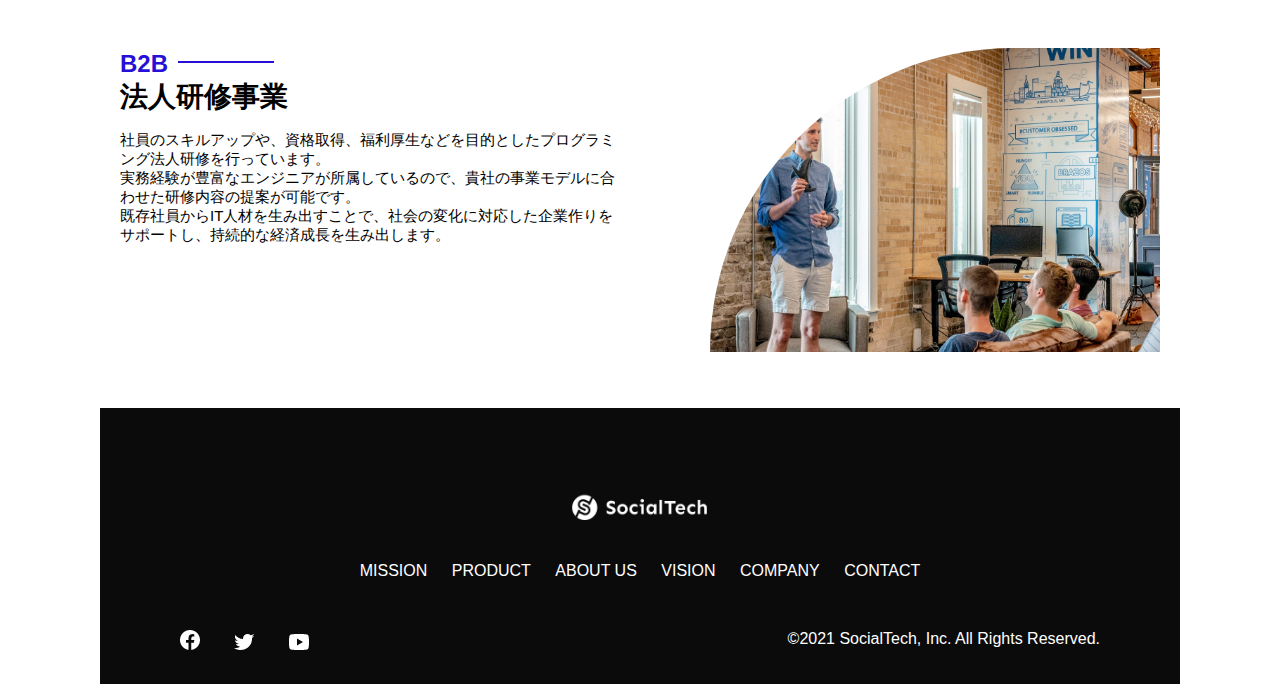
<file: product.html>
<!DOCTYPE html>
<html>
<head>
  <title>SocialTech -PRODUCT プロダクト-</title>
  <meta charset="utf-8">
  <meta name="description" content="SocialTechの4つのプロダクトを紹介します">
  <meta name="viewport" content="width=device-width, initial-scale=1.0">
  <link rel="stylesheet" href="style.css">
</head>

<body>
  <!-- ヘッダー -->
  <header>
    <!-- ロゴ -->
    <a href="index.html" id="logo"><img src="images/logo.png" alt="トップページに戻る"></a>

    <!-- PC用ナビゲーション -->
    <nav id="nav-pc">
      <a href="mission.html">MISSION</a>
      <a href="product.html">PRODUCT</a>
      <a href="index.html#aboutus">ABOUT US</a>
      <a href="index.html#vision">VISION</a>
      <a href="index.html#company">COMPANY</a>
      <a href="index.html#contact">CONTACT</a>
    </nav>

    <!-- スマホ用メニューボタン -->
    <img id="menu-sp" src="images/button-menu.png" alt="ナビゲーションを開く" onclick="document.getElementById('nav-sp').style.display = 'block'">

    <!-- スマホ用ナビゲーション -->
    <nav id="nav-sp">
      <img id="close" src="images/button-close.png" alt="ナビゲーションを閉じる" onclick="document.getElementById('nav-sp').style.display = 'none'">
      <a id="logo-sp" href="index.html" onclick="document.getElementById('nav-sp').style.display = 'none'"><img
          src="images/logo-sp.png" alt="トップページに戻る"></a>
      <a class="menu" href="mission.html" onclick="document.getElementById('nav-sp').style.display = 'none'">MISSION</a>
      <a class="menu" href="product.html" onclick="document.getElementById('nav-sp').style.display = 'none'">PRODUCT</a>
      <a class="menu" href="index.html#aboutus" onclick="document.getElementById('nav-sp').style.display = 'none'">ABOUT
        US</a>
      <a class="menu" href="index.html#vision"
        onclick="document.getElementById('nav-sp').style.display = 'none'">VISION</a>
      <a class="menu" href="index.html#company"
        onclick="document.getElementById('nav-sp').style.display = 'none'">COMPANY</a>
      <a class="menu" href="index.html#contact"
        onclick="document.getElementById('nav-sp').style.display = 'none'">CONTACT</a>
      <div id="sns">
        <a href="https://www.facebook.com/sejuku2013"><img src="images/button-facebook.png" alt="Facebookのリンク"></a>
        <a href="https://twitter.com/samuraijuku"><img src="images/button-twitter.png" alt="Twitterのリンク"></a>
        <a href="https://www.youtube.com/channel/UCCFOQO5aDK0xXam4cUQXT8g"><img src="images/button-youtube.png" alt="YouTubeのリンク"></a>
      </div>
    </nav>
  </header>
  <main>
    <article>
      <section id="product-main">
        <div id="product-title">
          <h1>PRODUCT</h1>
          <span>プロダクト</span>
          <div>TOP > PRODUCT</div>
        </div>
      </section>
      <section class="product-section1">
        <img src="images/product/product-mantoman.png" alt="PCでコードを書く男性">
        <div>
          <h2 class="product-h2">MAN TO MAN</h2>
          <h3 class="product-h3">プログラミング教育</h3>
          <p>
            2013年より日本で唯一の専属講師によるマンツーマンのプログラミングレッスンを開始。AI/人工知能コース・エンジニア転職コース・ウェブデザインコースを開設し、ICT教育全般のマンツーマン指導で誰もが生産的で働きがいのある職に付けるサポートをしています。
            私たちは、創業当初からプログラミングを教えるのみならず、人生を変える手助けがしたい。という想いを大切にしてきました。<br>ITに強くなりたい、エンジニアになりたい、アプリを作りたい。そんな方々の想いを一緒に叶えるスクールでありたい。と考えています。<br>小中高生や女性、障害者向けのプログラムも用意し、質の高いICT教育をみんなに届けることで、貧困や不平等が無くなる社会を目指します。
          </p>
        </div>
      </section>
      <section class="product-section2">
        <div>
          <h2 class="product-h2">MEDIA</h2>
          <h3 class="product-h3">プログラミング学習メディア</h3>
          <p>2015年より「SocialTech
            Blog」としてオウンドメディアを設立し、2020年現在月間600万PVの日本最大級のプログラミング学習サイトへと成長しました。<br>新たにYouTubeチャンネルも開設し、無料で挫折せずにプログラミングを学べることを目指して、各チャネルで学習情報をやさしく発信。<br>独学でエンジニアを目指す人には無料で良質な記事や動画コンテンツを提供し、短期間でキャリアチェンジしたい人はマンツーマンレッスンを選択できるよう、各々の要望に合わせた学習機会を創出しています。
          </p>
        </div>
        <img src="images/product/product-media.png" alt="スマートフォンを操作する人">
      </section>
      <section class="product-section1">
        <img src="images/product/product-career.png" alt="笑顔で話し合う2人の男性">
        <div>
          <h2 class="product-h2">CAREER</h2>
          <h3 class="product-h3">人材紹介事業</h3>
          <p>
            「誰もがエンジニアになれる」を叶えるため未経験からエンジニアへ転職するまでの全ての過程をサポートします。<br>エンジニア転職に特化した履歴書や職務経歴書の書き方、面接対策を行い、豊富な求人の中から最適なキャリア選択を支援。<br>転職希望者の目標に寄り添って強みやアピールポイントを整理し、転職活動を通して自身の成長を実感できるキャリア支援を行なっています。<br>
          </p>
        </div>
      </section>
      <section class="product-section2">
        <div>
          <h2 class="product-h2">B2B</h2>
          <h3 class="product-h3">法人研修事業</h3>
          <p>
            社員のスキルアップや、資格取得、福利厚生などを目的としたプログラミング法人研修を行っています。<br>実務経験が豊富なエンジニアが所属しているので、貴社の事業モデルに合わせた研修内容の提案が可能です。<br>既存社員からIT人材を生み出すことで、社会の変化に対応した企業作りをサポートし、持続的な経済成長を生み出します。
          </p>
        </div>
        <img src="images/product/product-b2b.png" alt="講演中の男性とそれを聴く人々">
      </section>
    </article>
    <footer>
      <div id="footer-logo">
        <img src="images/logo-sp.png" alt="SocialTech">
      </div>
      <div id="footer-link">
        <a href="mission.html">MISSION</a>
        <a href="product.html">PRODUCT</a>
        <a href="index.html#aboutus">ABOUT US</a>
        <a href="index.html#vision">VISION</a>
        <a href="index.html#company">COMPANY</a>
        <a href="index.html#contact">CONTACT</a>
      </div>
      <div id="sns-footer">
        <a href="https://www.facebook.com/sejuku2013"><img src="images/button-facebook.png" alt="Facebookのリンク"></a>
        <a href="https://twitter.com/samuraijuku"><img src="images/button-twitter.png" alt="Twitterのリンク"></a>
        <a href="https://www.youtube.com/channel/UCCFOQO5aDK0xXam4cUQXT8g"><img src="images/button-youtube.png" alt="YouTubeのリンク"></a>
        <span id="copyright">&copy;2021 SocialTech, Inc. All Rights Reserved. </span>
      </div>
    </footer>
  </main>
</body>

</html>
</file>
<file: style.css>
/* PC,スマホ共通スタイル */
body {
  font-family: "Source Sans Pro", "Hiragino Kaku Gothic ProN", Meiryo, Arial, sans-serif; 
}
p {
  font-size: 15px;
}

/* PC用のスタイル */

@media screen and (min-width: 768px) {

/* 横幅設定 */
body {
  max-width: 1080px;
  min-width:960px;
  margin: 0 auto 0 auto;
}

/* ヘッダー */
header {
  display: flex;
  max-width: 980px;
  margin: 0, auto, 0, auto;
  justify-content: space-between;
}

#nav-pc {
  text-align: light;
  font-size: 14px;
  padding-top 15px;
}
#nav-pc > a {
  text-decoration: none;
  margin-left: 20px;
}
#nav-pc > a:link {
  color: #0d0d0d;
}
#nav-pc > a:visited {
  color: #0d0d0d;
}
#nav-pc > a:hover {
  color: #0d0d0d;
  text-decoration: underline;
}
#nav-pc > a:active {
  color: #0d0d0d;
}

/* スマホ用ナビを非表示 */
#nav-sp,#menu-sp {
  display: none;
}

/* メインビジュアル */
#main-visual {
  position: relative;
  height: 400px;
}
#main-message {
  position: absolute;
  top: 0;
  left: 0;
  background-color: #2710d5;
  color: #ffffff;
  border-radius: 0 0 476px 0;
  width: 100%;
  height: 100%;
  max-width: 620px;
  z-index: 11;
}
#main-message > h1 {
  font-size: 60px;
  font-weight: bold;
  margin: 100px 0 0 50px;
}
#main-message > p {
  font-size:28px;
  margin: 0 0 0 50px;
}
#main-visual > img {
  max-width: 620px;
  border-radius: 476px 0 0 0;
  position: absolute;
  top: 0;
  right: 0;
  z-index: 10;
}

/* 見出し */
h2 {
  margin: 40px 0 0 0;
}
h2::after {
  content: url("images/line.png");
  margin-left: 10px;
}
h3 {
  font-size: 27px;
}

/* ミッション */
#mission {
  margin: 80px auto;
  width: 100%;
}
#mission-flex {
  width: 100%;
  display: flex;
}

#mission-flex > div {
  width: 50%;
  margin: 20px;
}
#mission-photo {
  width: 100%;
}
#s2dgs {
  margin: 50px  0 0 0 ;
}

/* プロダクト */
#product {
  background-color: #fafafa;
  width: 100%;
  margin: 80px o;
  padding: 10px 40px 0 40px;
}
#product > div {
  margin: 40px 0 0 0;
  display: flex;
}
#product-left {
  width: 50%;
  margin-right: 20px;
}
#product-right {
  width: 50%;
  margin-left: 20px;
  margin-top: 80px;
}
#product-left > div {
  position: relative;
  height: 480px;
  margin: 0 20px 0 0;
}
#product-right > div {
  position: relative;
  height: 480px;
  margin: 0 0 0 20px;
}

/* 画像 */
.product-photo {
  width: 100%;
}

.product-explain {
  background-color: #ffffff;
  position: absolute;
  left: 0;
  top: 280px;
  margin: 0 40px;
  padding: 20px;
  box-shadow: 5px 5px 10px rgba(0, 0, 0, 0.05);
}

.product-explain > span {
  color: #2710d5;
  font-weight: bold;
  font-size: 16px;
  margin: 0;
}
.product-explain > h3 {
  margin: 5px 0;
}
.product-explain > p {
  margin: 0;
}
#product-more {
  margin: 0 auto -4s2px auto;
}

/* ABOUT US */
#aboutus {
  margin: 80px auto 80px auto;
}

/* 3つの組織文化と画像を入れる枠 */
#aboutus > div {
  display: flex;
}

/* 画像 */
.culture-img {
  width: 100%;
  align-self: flex-start;
}
.culture-img2{
  margin-top: 50px;
  width: 100%;
}

.culture-table {
  max-width: 500px;
  margin-right: 50px
}

.culture-num {
  font-size: 80px;
  color: blue;
  margin-right: 20px;
}
.culture-en {
  color: blue;
  font-weight: bold;
  font-size: 24px;
  display: block;
}
.culture-jp {
  font-size: 28px;
  font-weight: bold;
}
.culture-description {
  margin: 0;
}

/* ヴィジョン */
#vision {
  margin: 80px auto;
}
#vision > div {
  width: 100%;
  display: flex;
  justify-content: space-between;
  flex-wrap: wrap;
}
.vision-box {
  width: 300px;
  height: 300px;
  margin-bottom: 30px;
  position: relative;
}
.vision-box > img {
  width: 100%;
  height: auto;
  position: absolute;
  top: 0;
  left: 0;
  z-index: 30;
}
.vision-box > span {
  position: absolute;
  top: 0;
  left: 0;
  z-index: 31;
  margin-right: 20px;
}
.vision-box > span > h4 {
  color: blue;
  font-size: 24px;
  margin-top: 80px;
  }
  .vision-box > span > h4::first-letter {
    font-size: 40px;
  }
  .vision-box > span > h5 {
    font-size: 20px;
    margin: 0;
  }
  .vision-box > span > p {
    margin-top: 10px;
  }

  #company{
    margin: 80px auto;
  }
  #company-table {
    width: 100%;
  }
  .tableheader {
    text-align: left;
    padding: 20px;
    border-bottom-color: #2710d5;
    border-bottom-width: 1px;
    border-bottom-style: solid;
    width: 100px;
  }
  .tableheader-first {
    text-align: left;
    padding: 20px;
    border-bottom-color: #2710d5;
    border-bottom-width: 1px;
    border-bottom-style: solid;
    width: 100px;
    border-top-color: #2710d5;
    border-top-width: 1px;
    border-top-style: solid;
  }
  .cell {
    padding: 30px;
    border-bottom-color: #ececec;
    border-bottom-width: 1px;
    border-bottom-style: solid;
  }
  .cell-first {
    padding: 30px;
    border-bottom-color: #ececec;
    border-bottom-width: 1px;
    border-bottom-style: solid;
    border-top-color: #ececec;
    border-top-width: 1px;
    border-top-style: solid;
  }
  #company > iframe {
    width: 100%;
    height: 368px;
    margin-top: 40px;
  }

  /* お問い合わせ */
  #contact {
    margin: 80px auto;
  }
  #contact > form > div {
    display: flex;
    flex-direction: row;
    flex-wrap: wrap;
    padding-bottom: 30px;
  }
  .contact-heading {
    width: 240px;
    align-self: center;
  }
  .contact-label {
    font-weight: bold;
  }
  .contact-span {
    color: #ce2222;
    margin-left: 20px;
    font-weight: bold;
  }
  .contact-textbox {
    border-top: 0;
    border-left: 0;
    border-right: 0;
    border-bottom-width:1px;
    border-bottom-color: #707070;
    border-bottom-style: solid;
    background-color: #fafafa;
    width: 400px;
    height: 56;
  }
  .contact-textarea {
    border-top: 0;
    border-left: 0;
    border-right: 0;
    border-bottom-width:1px;
    border-bottom-color: #707070;
    border-bottom-style: solid;
    background-color: #fafafa;
    width: 400px;
    height: 200px;
  }
  details {
    width: 700px;
  }
  details > div {
    background-color: #fafafa;
    padding: 20px;
  }
  details > div > span {
    font-weight: bold;
  }

  /* footer */
  footer {
    background-color: #0b0b0b;
    text-align: center;
    padding: 80px 80px 30px 80px;
  }
  #footer-logo {
    margin-bottom: 30px;
  }
  #footer-link {
    margin-bottom: 50px;
  }
  #footer-link > a {
    text-decoration: none;
    margin: 10px;
  }
  #footer-link > a:link {
    color: #ffffff;
  }
  #footer-link > a:visited {
    color: #ffffff;
  }
  #footer-link > a:hover {
    color: #ffffff;
    text-decoration: underline;
  }
  #footer-link > a:active {
    color: #ffffff;
  }
  #sns-footer {
    text-align: left;
    width: 100%;
  }
  #sns-footer > a {
    margin-right: 30px;
  }
  #copyright {
    color: #ffffff;
    float: right;
  }

  /* mission.html用スタイル */
  /* ミッションのメインビジュアル */
  #mission-main {
    height: 496px;
    width: 100%;
    background-image: url("images/mission/mission-main.png");
    background-repeat: no-repeat;
    background-position-y: center;
  }
  #mission-title {
    background-color: #2710d5;
    width: 368px;
    color: #ffffff;
    height: 496px;
    border-radius: 0 248px 248px 0;
    position: relative;
  }
  #mission-title > h1 {
    position: absolute;
    top: 0;
    left: 100px;
    font-size: 80px;
  }
  #mission-title > span {
    position: absolute;
    top: 200px;
    left: 100px;
    font-size: 26px;
  }
  #mission-title > div {
    position: absolute;
    top: 350px;
    left: 100px;
    font-size: 16px;
  }
  #mission-s2dgs {
    width: 100%;
    margin: 20px;
  }
  .mission-h2 {
    color: #2710d5;
    font-size: 40px;
  }
  .mission-h2::after {
    content: none;
  }
  #mission-5goals {
    margin: 20px;
    display: flex;
  }
  #mission-5goals > img {
    width: 100%;
  }
  #mission-5goals > div {
    flex-grow: 1;
    padding: 20px;
  }
  #mission-5goals > div > div {
    margin: 40px;
  }
  .fivegoals-image-right {
    float: right;
    margin: 20px;
  }
  .fivegoals-image-left {
    float: left;
    margin: 20px;
  }
  .fivegoals-number {
    color: #2710d5;
    font-size: 48px;
    margin: 0;
  }
  .fivegoals-h3 {
    font-size: 28px;
    margin: 0;
  }
  .fivegoals-p {
    margin: 0;
  }

  /* プロダクトページ */
  #product-main {
    height: 496px;
    width: 100%;
    background-image: url("images/product/product-main.png");
    background-repeat: no-repeat;
    background-position-y: center;
  }
  #product-title {
    background-color: #2710d5;
    width: 368px;
    color: #ffffff;
    height: 496px;
    border-radius: 0 248px 248px 0;
    position: relative;
  }
  #product-title > h1 {
    position: absolute;
    top: 0;
    left: 100px;
    font-size: 80px;
  }
  #product-title > span {
    position: absolute;
    top: 200px;
    left: 100px;
    font-size: 26px;
  }
  #product-title > div {
    position: absolute;
    top: 350px;
    left: 100px;
    font-size: 16px;
  }
  .product-section1 {
    position: relative;
    margin: 20px;
    height: 340px;
  }
  .product-section1 > img {
    position: absolute;
    top: 0;
    left: 0;
    width: 450px;
    margin: 0 40px 30px 0;
    border-radius: 0 432px 0 0;
  }
  .product-section1 > div {
    position: absolute;
    top: 0;
    left: 480px;
  }
  .product-section2 {
    position: relative;
    margin: 20px;
    height: 340px;
  }
  .product-section2 > img {
    position: absolute;
    top: 0;
    right: 0;
    width: 450px;
    margin: 0 0 30px 40px;
    border-radius: 432px 0 0 0;
  }
  .product-section2 > div {
    width: 500px;
    position: absolute;
    top: 0;
    left: 0;
  }
  .product-h2 {
    color: #2710d5;
    font-size: 24px;
    margin: 0;
  }
  .product-h3 {
    font-size: 28px;
    margin: 0;
  }

}







/* スマートフォン用のスタイル */
@media screen and (max-width: 767px) {

  body {
    min-width: 375px;
    margin: 0;
  }
  #nav-px {
    display: none;
  }
  #menu-sp {
    float: right;
    padding: 0;
  }

  /* スマホ用ナビゲーションの表示切替 */
  /* 初期状態、レイアウトと日表示切替 */
  #nav-sp {
    background-color: #2710d5;
    position: absolute;
    top: 0;
    left: 0;
    width: 100%;
    height: 100%;
    display: none;
    z-index: 100;
  }
  #close {
    position: absolute;
    top: 20px;
    right: 20px;
  }

  /* ナビゲーションメニュー用ロゴ */
  #logo-sp {
    margin: 80px 0 30px 20px;
  }

  /* ナビゲーションのリンクの装飾設定 */
  #nav-sp > a {
    display: block;
  }
  #nav-sp > a:link {
    color: #ffffff;
  }
  #nav-sp > a:visited {
    color: #ffffff;
  }
  #nav-sp > a:hover {
    color: #ffffff;
    text-decoration: underline;
  }
  #nav-sp > a:active {
    color: #ffffff;
  }
  #nav-sp > .menu {
    text-decoration: none;
    display: block;
    margin: 0 20px;
    height: 44px;
    font-size: 16px;
    background-image: url("images/arrow.png");
    background-repeat: no-repeat;
    background-position: right top;
  }

  #sns {
    position: absolute;
    bottom: 20px;
    left: 20px;
  }
  #sns > a {
    margin-right: 30px;
  }

  /* メインビジュアル */
  #main-visual {
    position: relative;
    height: 470px;
    width: 100%;
    overflow: hidden;
  }
  #main-visual > div {
    position: absolute;
    top: 0;
    left: 0;
    background-color: #2710d5;
    color: white;
    border-radius: 0 0 476px 0;
    height: 280px;
    width: 100%;
    z-index: 11;
  }
  #main-visual > div > h1 {
    font-size: 28px;
    margin-top: 90px;
  }
  #main-visual > div > p {
    margin: 0;
  }
  #main-visual > img {
    width: 100%;
    border-radius: 476px 0 0 0;
    z-index: 10;
    position: absolute;
    bottom: 0;
    right: 0;
  }

  /* 見出し */
  h2::after {
    content: url("images/line.png");
    margin-left: 10px;
  }
  h3 {
    font-size: 24px;
  3  margin: 10px 0 0 0;
  }

  /* ミッション */
  #mission {
    margin: 20px;
  }
  #mission-photo , #s2dgs {
    width: 100%;
  }

  /* プロダクト */
  #product {
    background-color: #fafafa;
    padding-top: 10px;
  }
  #product h2 {
    margin-left: 20px;
  }
  #product-left,
  #product-right {
    margin: 0 20px;
  }
  #product-left > div,
  #product-right > div {
    position: relative;
    height: 540px;
  }
  .product-explain {
    background-color: #ffffff;
    position: absolute;
    left: 0;
    bottom: 50px;
    padding: 20px;
    box-shadow: 5px 5px 10px rgba(0, 0, 0, 0.05);
  }
  .product-explain > span {
    color: #2710d5;
    font-weight: bold;
    font-size: 16px;
    margin: 0;
  }
  .product-explain > h3 {
    margin: 10px 0;
  }
  .product-photo {
    width: 100%;
  }
  #product-more > img {
    margin: 0 0 -42px 20px;
  }

  /* about us */
  #aboutus {
    margin: 80px 20px;
  }
  #aboutus > div {
    display: flex;
    flex-direction: column;
  }
  .culture-table {
    width: 100%;
    padding-right: 20px;
    order: 2;
  }
  .culture-img {
    width: 100%;
    order: 1;
  }
  .culture-img2 {
    width: 100%;
  }
  .culture-num {
    font-size: 80px;
    color: #2710d5;
  }
  .culture-en {
    color: #2710d5;
    font-weight: bold;
    font-size: 24px;
    display: block;
  }
  .culture-jp {
    display: block;
  }
  .culture-description {
    margin: 0;
  }

  /* vision */
  #vision {
    margin: 80px 20px;
  }
  .vision-box {
    width: 300px;
    height: 300px;
    margin-bottom: 30px;
    position: relative;
  }
  .vision-box > img {
    width: 100%;
    height: auto;
    position: absolute;
    top: 0;
    left: 0;
    z-index: 30;
  }
  .vision-box > span {
    position: absolute;
    top: 0;
    left: 0;
    z-index: 31;
    margin-right: 20px;
  }
  .vision-box > span > h4 {
    color: #2710d5;
    font-size: 24px;
    margin-top: 60px;
  }
  .vision-box > span > h5 {
    font-size: 20px;
    margin: 0;
  }
  .vision-box > span > p {
    margin-top: 10px;
  }

  /* company */
  #company {
    margin: 0 20px;
  }
  #company > h3 {
    margin-bottom: 20px;
  }
  #company > table {
    width: 100%;
  }
  .tableheader-first {
    text-align: left;
    padding: 20px;
    border-bottom-color: #2710d5;
    border-bottom-width: 1px;
    border-bottom-style: solid;
    border-top-color: #2710d5;
    border-top-width: 1px;
    border-top-style: solid;
    width: 50px;
  }
  .tableheader {
    text-align: left;
    padding: 20px;
    border-bottom-color: #2710d5;
    border-bottom-width: 1px;
    border-bottom-style: solid;
    width: 50px;
  }
  .cell {
    padding: 20px;
    border-bottom-color: #ececec;
    border-bottom-width: 1px;
    border-bottom-style: solid;
  }
  .cell-first {
    padding: 20px;
    border-bottom-color: #ececec;
    border-bottom-width: 1px;
    border-bottom-style: solid;
    border-top-color: #ececec;
    border-top-width: 1px;
    border-top-style: solid;
  }
  #company > iframe {
    width: 100%;
    height: 240px;
    margin-top: 40px;
  }

  /* contact */
  #contact {
    margin: 80px 20px;
  }
  #contact > h3 {
    margin-bottom: 20px;
  }
  #contact > form > div {
    margin-bottom: 20px;
  }
  .contact-heading {
    margin-bottom: 20px;
  }
  .contact-label {
    font-weight: bold;
  }
  .contact-span {
    color: #ce2222;
    margin-left: 20px;
    font-weight: bold;
  }
  .contact-textbox {
    height: 56px;
    border-top: 0;
    border-left: 0;
    border-right: 0;
    background-color: #fafafa;
    border-bottom-color: #707070;
    border-bottom-width: 1px;
    border-bottom-style: solid;
    min-width: 300px;
    width: 100%;
  }
  .contact-textarea {
    height: 150px;
    border-top: 0;
    border-left: 0;
    border-right: 0;
    background-color: #fafafa;
    width: 100%;
  }
  .radiobutton {
    margin-bottom: 20px;
  }
  .radiobutton + label::after {
    content: "\A";
    white-space: pre;
  }
  /* フッター */
  footer {
    background-color: #0d0d0d;
    padding: 30px 20px 50px 20px;
  }
  #footer-logo {
    margin-bottom: 30px;
  }
  #footer-link {
    margin-bottom: 50px;
  }
  #footer-link > a {
    text-decoration: none;
    margin: 0 20px 30px 0;
    display: block;
    background-image: url("images/arrow.png");
    background-repeat: no-repeat;
    background-position: right top;
  }
  #footer-link > a:link {
    color: #ffffff;
  }
  #footer-link > a:visited {
    color: #ffffff;
  }
  #footer-link > a:hover {
    color: #ffffff;
    text-decoration: underline;
  }
  #footer-link > a:active {
    color: #ffffff;
  }
  #sns-footer {
    display: block;
    width: 100%;
  }
  #sns-footer > a {
    margin-right: 30px;
  }
  #copyright {
    font-size: 12px;
    display: block;
    margin-top: 30px;
    color: #ffffff;
  }

  /* mission.html用スタイル */
  /* ミッションのメインビジュアル */
  #mission-main {
    height: 256px;
    width: 100%;
    background-image: url("images/mission/mission-main.png");
    background-repeat: no-repeat;
    background-position-y: center;
    background-size: auto 208px;
  }
  #mission-title {
    background-color: #2710d5;
    width: 136px;
    color: #ffffff;
    height: 256px;
    border-radius: 0 248px 248px 0;
    position: relative;
  }
  #mission-title > h1 {
    position: absolute;
    top: 0;
    left: 20px;
    font-size: 40px;
  }
  #mission-title > span {
    position: absolute;
    top: 110px;
    left: 20px;
    font-size: 18px;
  }
  #mission-title > div {
    position: absolute;
    top: 1080px;
    left: 20px;
    font-size: 13px;
  }
  #mission-s2dgs {
    margin: 20px;
  }
  .mission-h2 {
    color: #2710d5;
    font-size: 38px;
  }
  .mission-h2::after {
    content: none;
  }
  #mission-s2dgs > img {
    width: 100%;
  }
  #mission-5goals {
    margin: 20px;
  }
  #s2dgs-image {
    width: 100%;
  }
  #mission-5goals > div > div {
    margin-bottom: 40px;
  }
  .fivegoals-image-right {
    margin: 20px auto;
    display: block;
  }
  .fivvegoals-image-left {
    margin: 20px auto;
    display: block;
  }
  .fivegoals-number {
    color: #2710d5;
    font-size: 48px;
    margin: 0;
  }
  .fivegoals-h3 {
    font-size: 28px;
    margin: 0;
  }
  .fivegoals-p {
    margin: 0;
  }

  /* プロダクトページ */
  #product-main {
    height: 256px;
    width: 100%;
    background-image: url("images/product/product-main.png");
    background-repeat: no-repeat;
    background-position-y: center;
    background-size: auto 208px;
  }
  #product-title {
    background-color: #2710d5;
    width: 156px;
    color: #ffffff;
    height: 256px;
    border-radius: 0 248px 248px 0;
    position: relative;
  }
  #product-title > h1 {
    position: absolute;
    top: 0;
    left: 20px;
    font-size: 40px;
  }
  #product-title > span {
    position: absolute;
    top: 110px;
    left: 20px;
    font-size: 18px;
  }
  #product-title > div {
    position: absolute;
    top: 180px;
    left: 20px;
    font-size: 13px;
  }
  .product-section1 {
    margin: 20px;
  }
  .product-section1 > img {
    width: 100%;
    border-radius: 0 300px 0 0;
  }
  .product-section2 {
    margin: 20px;
    display: flex;
    flex-direction: column;
  }
  .product-section2 > img {
    order: 1;
    width: 100%;
    border-radius: 300px 0 0 0 ;
  }
  .product-section2 > div {
    order: 2;
  }
  .product-h2 {
    color: #2719d5;
    font-size: 24px;
    margin: 0;
  }
  .product-h3 {
    font-size: 28px;
    margin: 0;
  }

}
</file>
